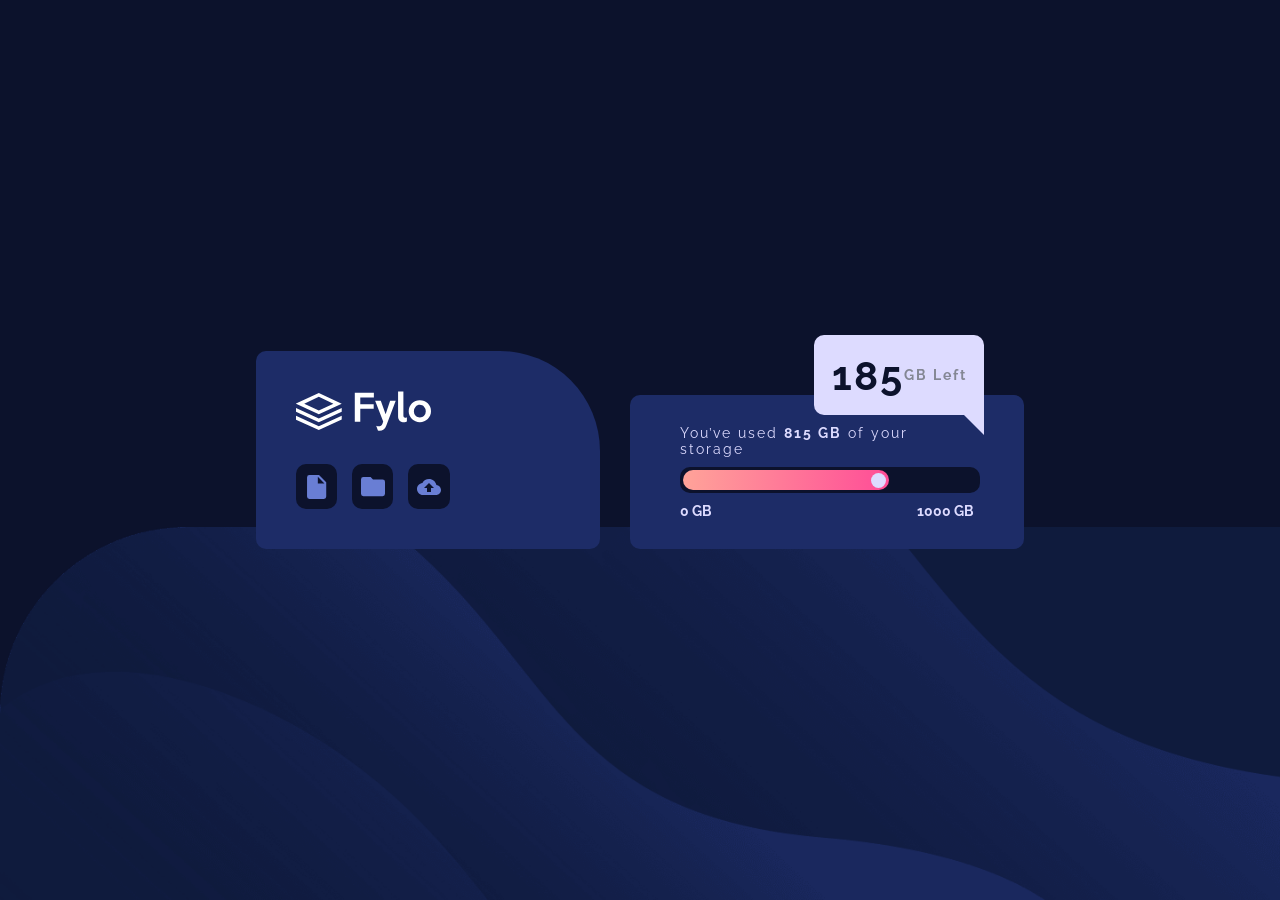
<file: index.html>
<!DOCTYPE html>
<html lang="en">
<head>
  <meta charset="UTF-8">
  <meta name="viewport" content="width=device-width, initial-scale=1.0">

  <link rel="icon" type="image/png" sizes="32x32" href="./images/favicon-32x32.png">
  
  <title>Frontend Mentor | Fylo data storage component</title>
  <link rel="stylesheet" href="./css/style.css">
</head>
<body>

  <main>
    <section class="header">
      <img src="./images/logo.svg" alt="">
      <div class="icones">
        <div>
          <img src="./images/icon-document.svg" alt="">
        </div>
        <div>
          <img src="./images/icon-folder.svg" alt="">  
        </div>
        <div>
          <img src="./images/icon-upload.svg" alt="">  
        </div>
      </div>
    </section>
    <section class="informacoes">
      <span>You’ve used <strong>815 GB</strong> of your storage</span> 

      <div class="balao">
        <span><strong>185</strong>  GB Left</span> 
      </div>
      <div class="barra">
        <div class="barra-interna">
          <div></div>
        </div>
      </div>
      <div class="tamanho">
        <span><strong>0 GB</strong></span> 
        <span><strong>1000 GB</strong></span> 
      </div>
      
    </section>
  </main>
  
  

</body>
</html>
</file>
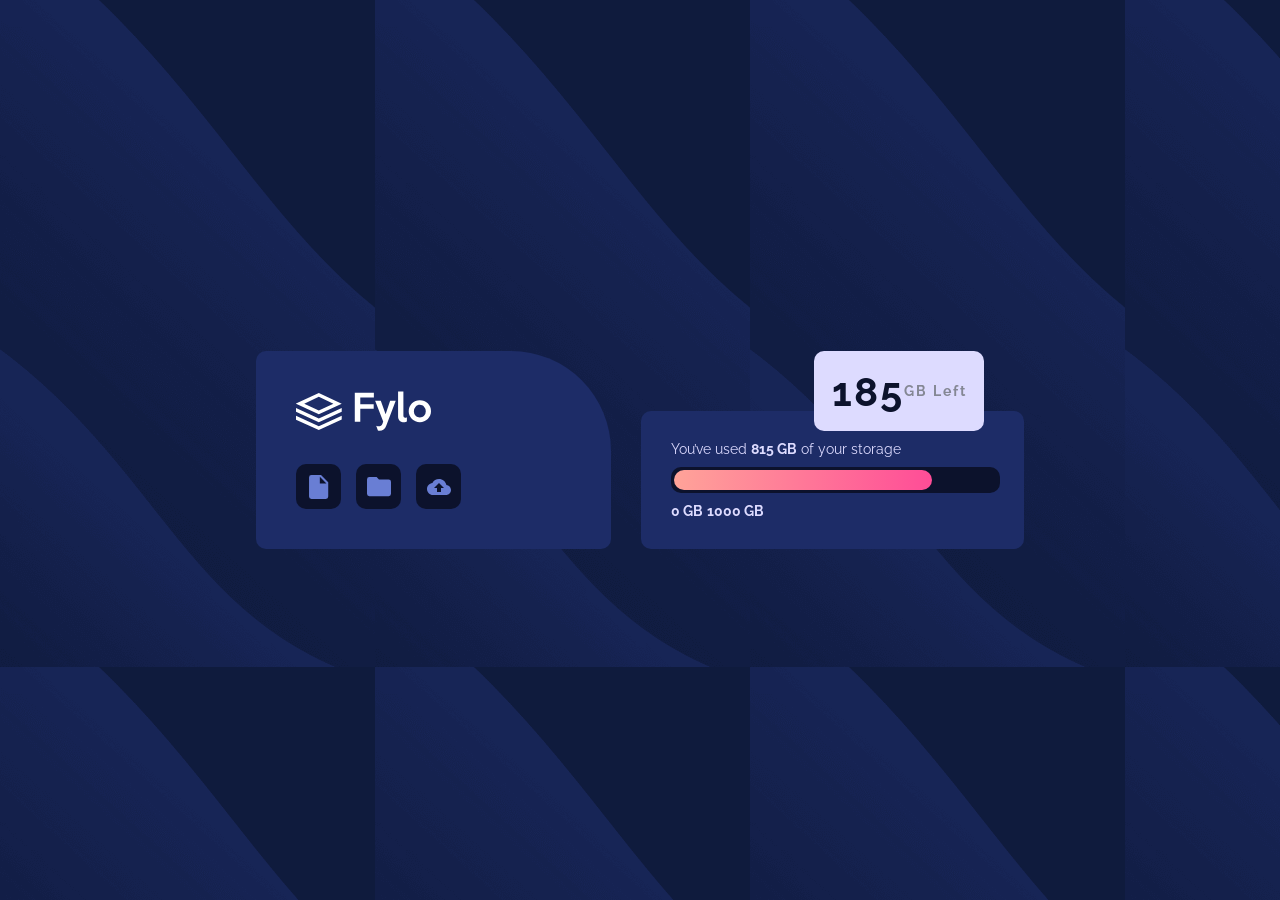
<file: Estudo/Origamid/Projetos/Componente-de-armazenamento-de-dados-filo/index.html>
<!DOCTYPE html>
<html lang="en">
<head>
  <meta charset="UTF-8">
  <meta name="viewport" content="width=device-width, initial-scale=1.0">

  <link rel="icon" type="image/png" sizes="32x32" href="./images/favicon-32x32.png">
  
  <title>Frontend Mentor | Fylo data storage component</title>
  <link rel="stylesheet" href="./css/style.css">
</head>
<body>

  <main>
    <section class="header">
      <img src="./images/logo.svg" alt="">
      <div class="icones">
        <div>
          <img src="./images/icon-document.svg" alt="">
        </div>
        <div>
          <img src="./images/icon-folder.svg" alt="">  
        </div>
        <div>
          <img src="./images/icon-upload.svg" alt="">  
        </div>
      </div>
    </section>
    <section class="informacoes">
      <span>You’ve used <strong>815 GB</strong> of your storage</span> 

      <div class="balao">
        <span><strong>185</strong>  GB Left</span> 
      </div>

      <div class="barra">
        <div class="barra-interna">

        </div>
      </div>
      <span><strong>0 GB</strong></span> 
      <span><strong>1000 GB</strong></span> 
    </section>
  </main>
  
  

</body>
</html>
</file>
<file: css/style.css>
:root {
    --Pale-Blue: hsl(243, 100%, 93%);
    --Grayish-Blue: hsl(229, 7%, 55%);
    --Dark-Blue: hsl(228, 56%, 26%);
    --Very-Dark-Blue: hsl(229, 57%, 11%);
}

@font-face {
    font-family: Raleway;
    src: url(../font/Raleway-VariableFont_wght.ttf);
}

* {
    margin: 0;
    padding: 0;
}

body {
    display: flex;
    justify-content: center;
    align-items: center;
    height: 100vh;
    font-size: 14px;
    background: url(../images/bg-desktop.png);
    background-color: var(--Very-Dark-Blue);
    background-repeat: no-repeat;
    background-size: contain;
    background-position: bottom;
    color: var(--Pale-Blue);
    max-width: 1440;
    font-family: Raleway;
}

main {
    display: flex;
    width: 60%;
    gap: 30px;
}

.header {
    background-color: var(--Dark-Blue);
    padding:  40px 150px 40px 40px ;
    border-radius: 10px;
    border-top-right-radius: 100px;
    width: 20%;
}

.icones {
    display: flex;
    gap: 15px;
}

.icones div {
    display: flex;
    justify-content: center;
    align-items: center;
    background-color: var(--Very-Dark-Blue);    
    width: 45px;
    height: 45px;
    border-radius: 10px;
    margin-top: 30px;
}

.informacoes {
    background-color: var(--Dark-Blue);
    padding: 30px 50px;
    width: 60%;
    min-width: 250px;
    align-self: flex-end;
    border-radius: 10px;
    position: relative;
}

.informacoes > span {
    letter-spacing: 2px;
}

.balao {
    position: absolute;
    background-color: var(--Pale-Blue);
    width: 170px;
    height: 80px;
    display: flex;
    justify-content: center;
    align-items: center;
    top: -60px;
    right: 40px;
    border-radius: 10px;
}

.balao span {
    color: var(--Grayish-Blue);
    font-weight: 700;
    display: flex;
    justify-content: center;
    align-items: center;
    letter-spacing: 2px;
}

.balao::after {
    position: absolute;
    content: "";
    bottom: -20px;
    right: 0;
    border: 30px solid;
    border-color: transparent var(--Pale-Blue) transparent transparent ;
}

.balao strong {
    color: var(--Very-Dark-Blue);
    font-size: 40px;    
}

.barra {
    width: 100%;
    height: 20px;
    background-color: var(--Very-Dark-Blue);
    border-radius: 10px;
    padding: 3px;
    margin: 10px 0;
}

.barra-interna {
    display: flex;
    justify-content: flex-end;
    align-items: center;
    padding: 3px;
    box-sizing: border-box;
    width: 70%;
    height: 100%;
    border-radius: 10px;
    background-image: linear-gradient(to right, hsl(6, 100%, 80%), hsl(335, 100%, 65%))
    
}

.barra-interna > div {
    width: 15px;
    height: 15px;
    background-color: var(--Pale-Blue);
    border-radius: 50%;
    
}

.tamanho {
    display: flex;
    justify-content: space-between;
}

@media (max-width: 700px) {
    
    body {
        align-items: start;
        margin-top: 50px;
        background-image: url(../images/bg-mobile.png);
        background-size: cover;
    }
    main {
        flex-wrap: wrap;
    }

    .header {
        width: 100%;
    }

    .informacoes {
        width: 100%;
    }

    .balao {
        top: 80%;
        right: 30%;
    }

    .balao::after {
        content: none;
    }
}

@media (max-width: 600px) {
    body {
        justify-content: flex-start;
        margin: 50px 15px;
    }


}
</file>
<file: Estudo/Origamid/Projetos/Componente-de-armazenamento-de-dados-filo/css/style.css>
:root {
    --Pale-Blue: hsl(243, 100%, 93%);
    --Grayish-Blue: hsl(229, 7%, 55%);
    --Dark-Blue: hsl(228, 56%, 26%);
    --Very-Dark-Blue: hsl(229, 57%, 11%);
}

@font-face {
    font-family: Raleway;
    src: url(../font/Raleway-VariableFont_wght.ttf);
}

* {
    margin: 0;
    padding: 0;
}

body {
    display: flex;
    justify-content: center;
    align-items: center;
    height: 100vh;
    font-size: 14px;
    background-image: url(../images/bg-mobile.png);
    color: var(--Pale-Blue);
    max-width: 1440;
    font-family: Raleway;
}

main {
    display: flex;
    width: 60%;
    gap: 30px;
}

.header {
    background-color: var(--Dark-Blue);
    padding:  40px 150px 40px 40px ;
    border-radius: 10px;
    border-top-right-radius: 100px;
}

.icones {
    display: flex;
    gap: 15px;
}

.icones div {
    display: flex;
    justify-content: center;
    align-items: center;
    background-color: var(--Very-Dark-Blue);    
    width: 45px;
    height: 45px;
    border-radius: 10px;
    margin-top: 30px;
}

.informacoes {
    background-color: var(--Dark-Blue);
    padding: 30px;
    width: 60%;
    align-self: flex-end;
    border-radius: 10px;
    position: relative;
}

.balao {
    position: absolute;
    background-color: var(--Pale-Blue);
    width: 170px;
    height: 80px;
    display: flex;
    justify-content: center;
    align-items: center;
    top: -60px;
    right: 40px;
    border-radius: 10px;
}

.balao span {
    color: var(--Grayish-Blue);
    font-weight: 700;
    display: flex;
    justify-content: center;
    align-items: center;
    letter-spacing: 2px;
}

.balao strong {
    color: var(--Very-Dark-Blue);
    font-size: 40px;    
}

.barra {
    width: 100%;
    height: 20px;
    background-color: var(--Very-Dark-Blue);
    border-radius: 10px;
    padding: 3px;
    margin: 10px 0;
}

.barra-interna {
    width: 80%;
    height: 100%;
    border-radius: 10px;
    background-image: linear-gradient(to right, hsl(6, 100%, 80%), hsl(335, 100%, 65%))
}
</file>
